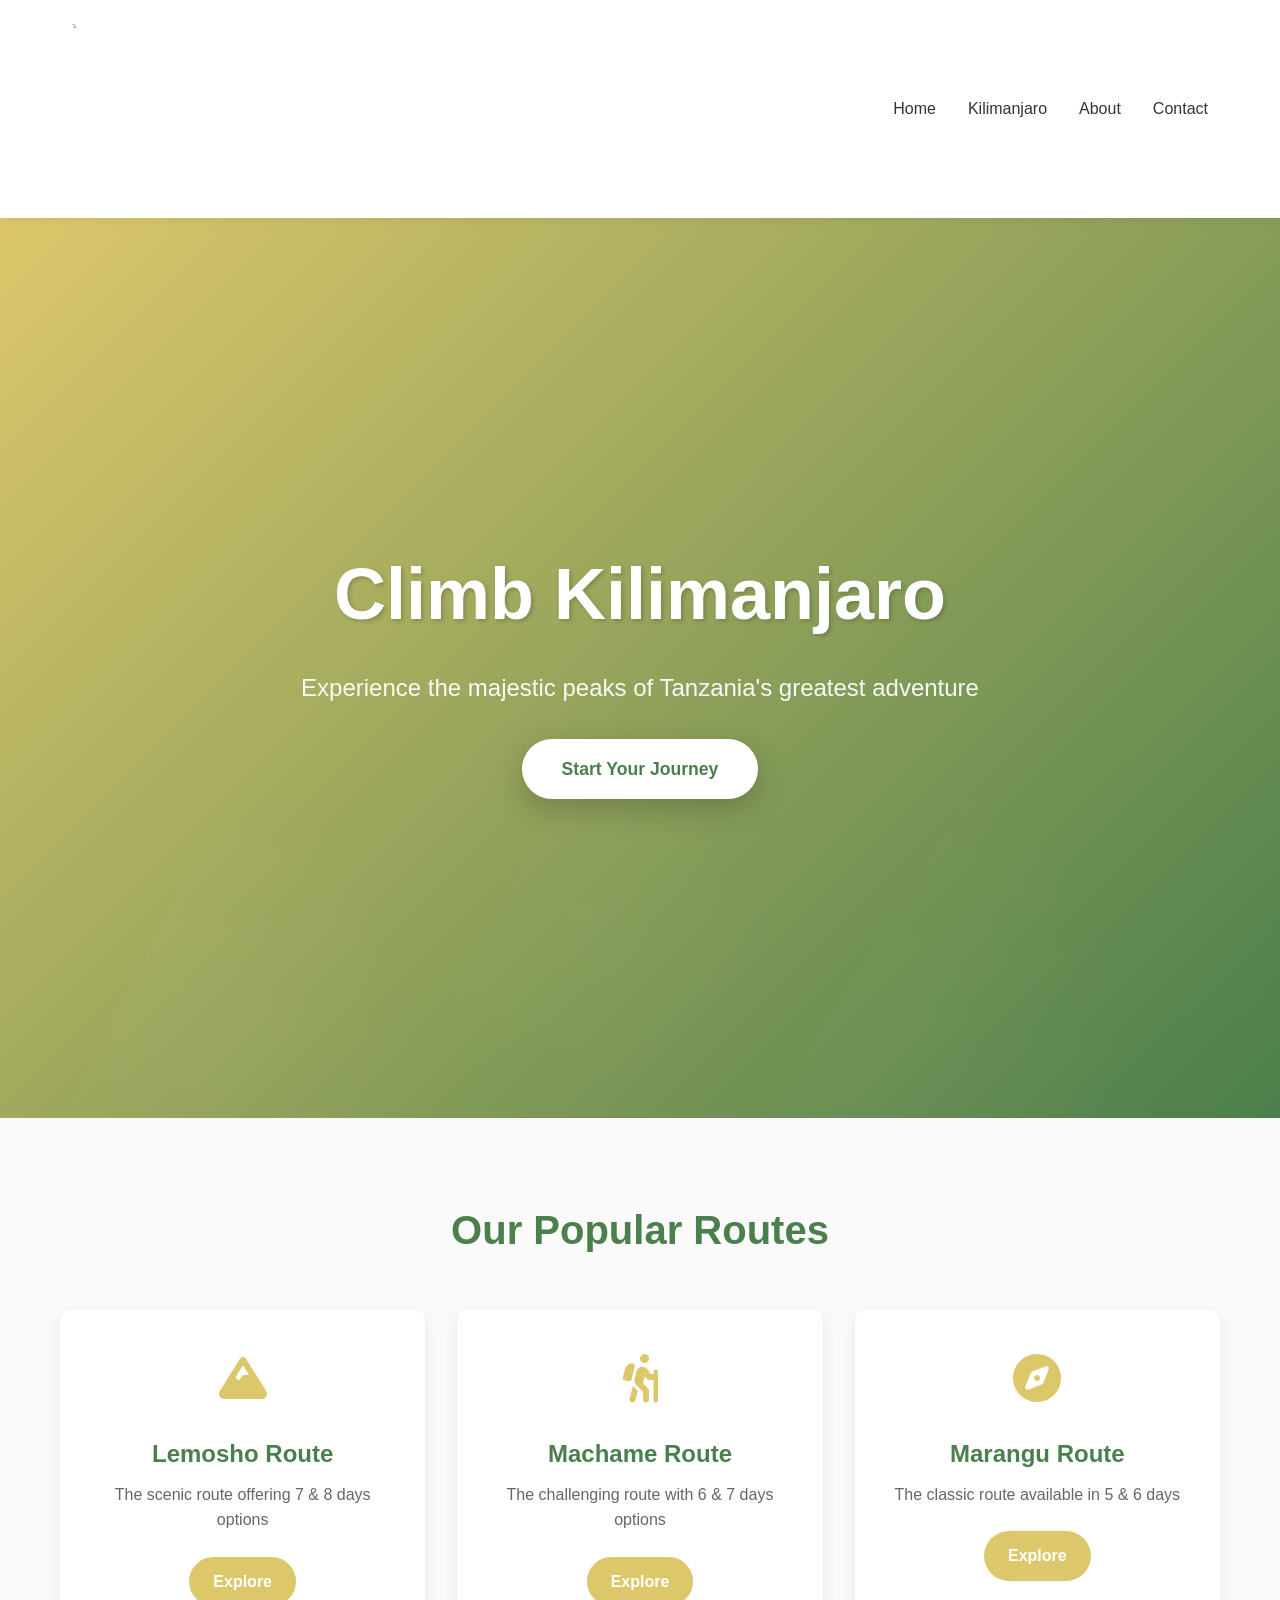
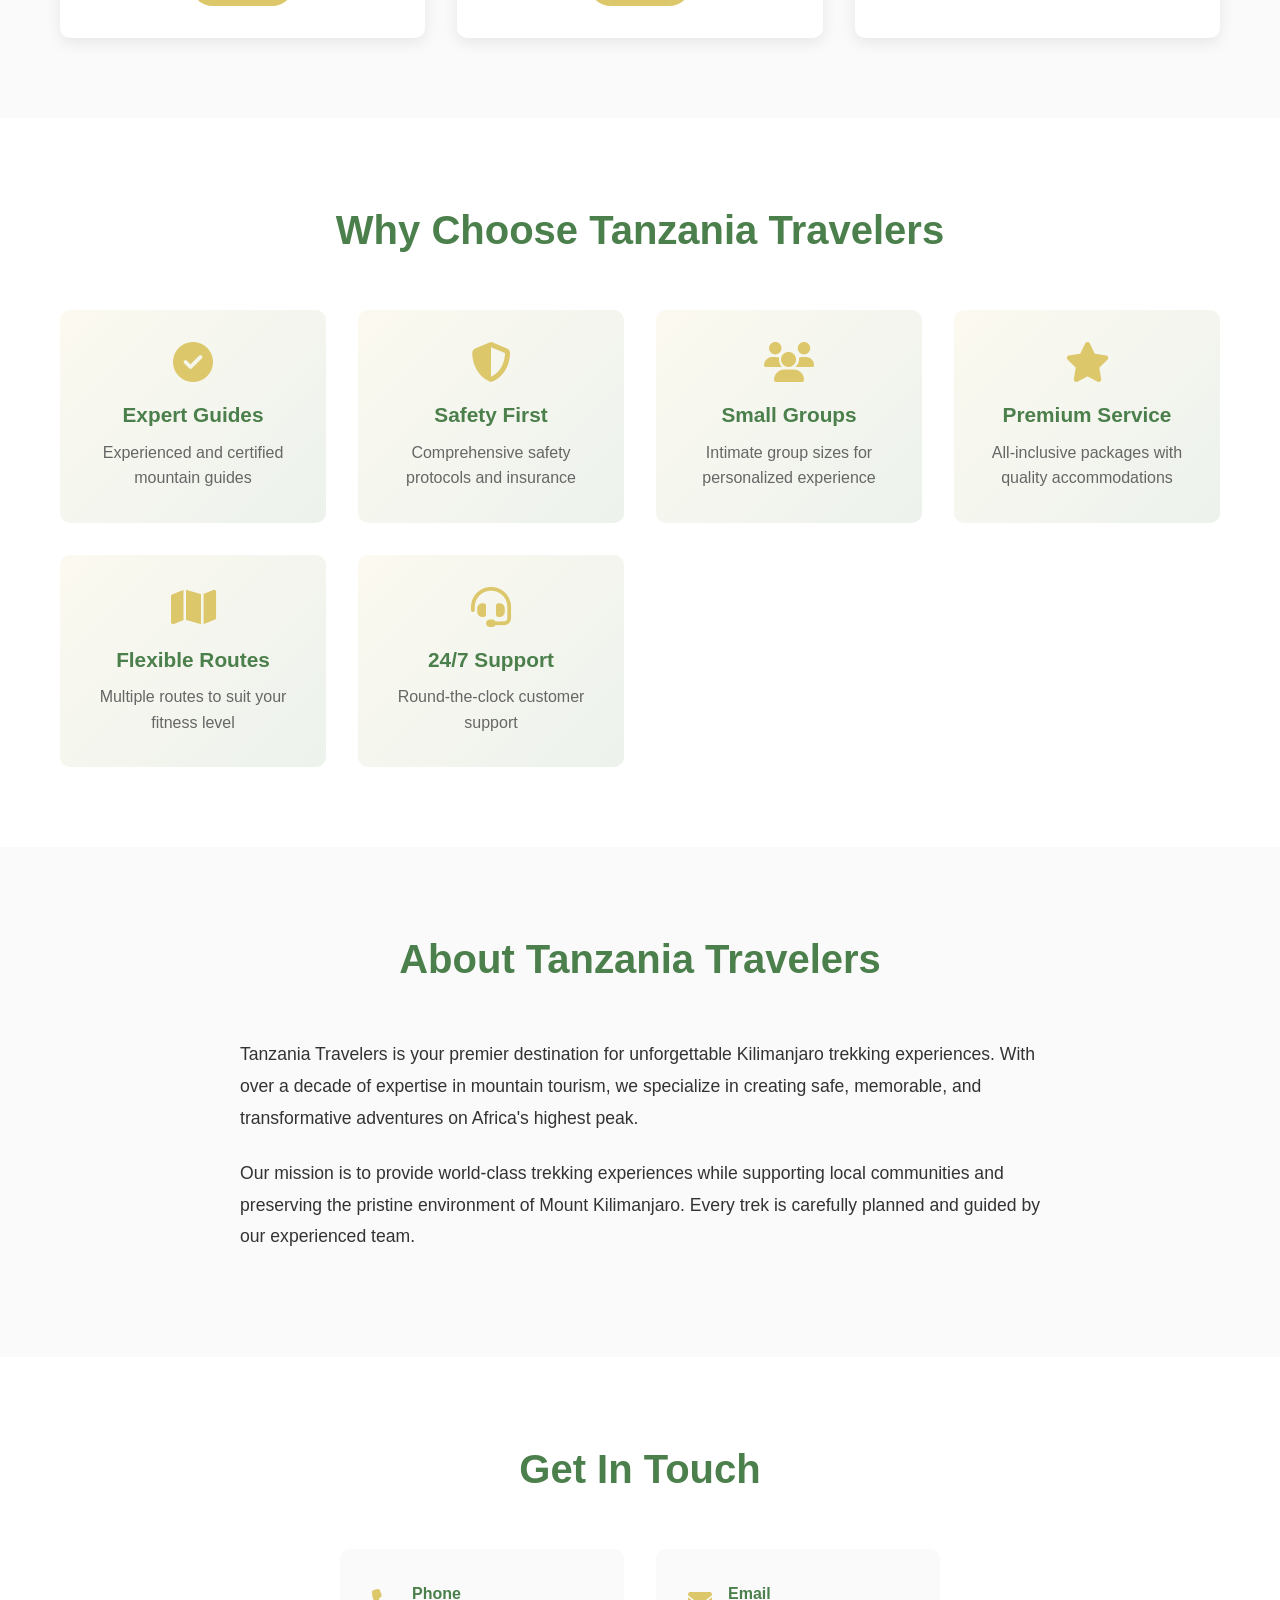
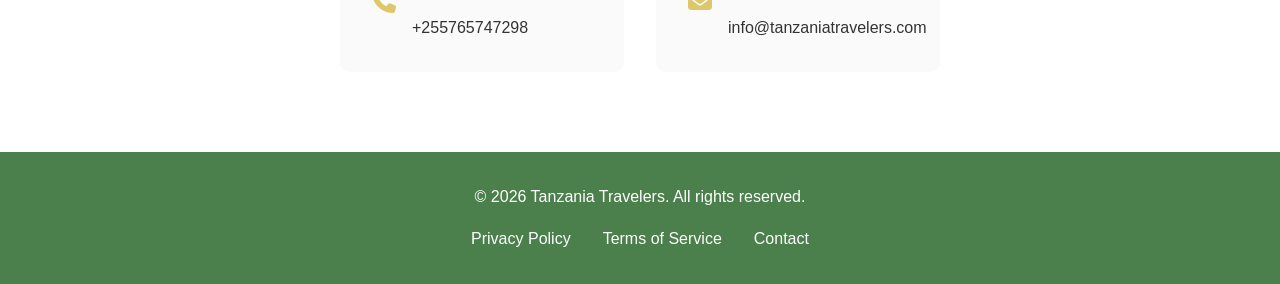
<file: index.html>
<!DOCTYPE html>
<html lang="en">
<head>
    <meta charset="UTF-8">
    <meta name="viewport" content="width=device-width, initial-scale=1.0">
    <title>Tanzania Travelers - Kilimanjaro Treks and Safaris</title>
    <link rel="stylesheet" href="styles.css">
    <link rel="icon" href="logo-icon.svg" type="image/svg+xml">
    <link rel="stylesheet" href="https://cdnjs.cloudflare.com/ajax/libs/font-awesome/6.4.0/css/all.min.css">
</head>
<body>
    <!-- Navigation Bar -->
    <nav class="navbar" id="navbar">
        <div class="nav-container">
            <div class="nav-logo" id="navLogo">
                <svg class="logo-colored" viewBox="0 0 3676.31 4281.42" xmlns="http://www.w3.org/2000/svg" style="width: 160px; height: auto;">
                    <defs>
                        <style>
                            .logo-path-1, .logo-path-2, .logo-path-3, .logo-path-4 {
                                stroke-width: 0px;
                            }
                            .logo-path-2 {
                                fill: #fff;
                            }
                            .logo-path-3 {
                                fill: #ddc76b;
                            }
                            .logo-path-4 {
                                fill: #4b7f4b;
                            }
                        </style>
                    </defs>
                    <!-- Giraffe Body Parts -->
                    <g>
                        <path class="logo-path-4" d="m9.21,197.96c-3.77.37-6.31-.09-7.64-1.38-1.33-1.28-1.81-2.66-1.45-4.13.28-1.1.94-2.04,2-2.82,1.05-.78,3.01-1.45,5.85-2,1.01-.18,2.32-.41,3.92-.69,1.61-.28,3.14-.55,4.61-.83,3.03-.37,5.53-.69,7.51-.96,1.97-.28,4.01-.5,6.13-.69,2.11-.18,4.77-.37,7.99-.55,2.66-.18,5.88-.41,9.64-.69.28,0,1.24.09,2.89.28,1.65.19,3.44.41,5.37.69,1.93.28,3.35.6,4.27.96,2.11.46,3.81,1.29,5.1,2.48,1.29,1.19,2.11,2.57,2.48,4.13.28,1.1.28,1.95,0,2.55-.28.6-.78,1.08-1.52,1.45-2.11.64-3.83,1.17-5.16,1.58-1.33.41-2.64.39-3.92-.07-.46-.46-.99-.87-1.58-1.24-.6-.37-1.61-.67-3.03-.9-1.42-.23-3.65-.43-6.68-.62-2.57.28-4.82.41-6.75.41s-2.89.23-2.89.69l-8.12.41-6.75.69c-.92.09-2.2.21-3.86.34s-3.26.28-4.82.41c-1.56.14-2.75.3-3.58.48Z" />
                        <path class="logo-path-4" d="m44.88,268.75c-.37-.73-1.17-1.47-2.41-2.2-1.24-.73-1.86-1.28-1.86-1.65s-.21-.94-.62-1.72c-.41-.78-.81-1.35-1.17-1.72-.46-.55-.32-1.9.41-4.06.73-2.16,1.84-4.8,3.31-7.92,1.47-3.12,3.07-6.29,4.82-9.5.73-.73,1.47-1.7,2.2-2.89.73-1.19,1.28-1.97,1.65-2.34,0-.37.14-.71.41-1.03.28-.32.6-.48.96-.48l1.1-2.2c.18-.37.76-1.1,1.72-2.2.96-1.1,2.13-2.32,3.51-3.65,1.38-1.33,2.78-2.59,4.2-3.79,1.42-1.19,2.59-2.07,3.51-2.62,1.93-1.28,3.92-1.88,5.99-1.79,2.07.09,3.83.74,5.3,1.93.28.28.89.83,1.86,1.65.96.83,2.07,1.75,3.31,2.75,1.24,1.01,2.32,1.93,3.24,2.75l5.1,4.54-2.34,6.89c-1.19,3.67-1.52,6.89-.96,9.64s1.42,5.14,2.62,7.16c.46,1.01,1.08,1.79,1.86,2.34.78.55,1.81.92,3.1,1.1.73.09,1.42.37,2.07.83.64.46.96,1.19.96,2.2,0,2.2-.39,3.79-1.17,4.75-.78.96-1.63,1.54-2.55,1.72-3.03.37-5.92.05-8.68-.96-2.75-1.01-5.23-3.63-7.44-7.85-.37-.55-.85-1.58-1.45-3.1-.6-1.51-.94-2.5-1.03-2.96-.37.46-.85,1.03-1.45,1.72-.6.69-1.17,1.31-1.72,1.86-6.52,6.61-12.1,10.9-16.73,12.88-4.64,1.98-8.52,1.95-11.64-.07Zm10.6-12.46c1.38-.78,3.21-2.09,5.51-3.93,3.12-2.66,5.69-4.87,7.71-6.61,2.02-1.74,3.99-3.99,5.92-6.75l3.03-4.96c-.92-2.11-1.75-3.49-2.48-4.13-.74-.64-1.47-.96-2.2-.96-1.19,0-2.62.76-4.27,2.27-1.65,1.52-3.51,3.72-5.58,6.61-2.07,2.89-4.39,6.5-6.96,10.81-1.19,2.02-2.43,4.91-3.72,8.68.64.09,1.65-.25,3.03-1.03Z" />
                        <path class="logo-path-3" d="m90.7,287.04v5.41h-7.35v22.31h-6.75v-22.31h-7.35v-5.41h21.45Z" />
                    </g>
                </svg>
                
                <svg class="logo-black" viewBox="0 0 3676.31 4281.42" xmlns="http://www.w3.org/2000/svg" style="width: 160px; height: auto; display: none;">
                    <defs>
                        <style>
                            .logo-path-black-1, .logo-path-black-2, .logo-path-black-3, .logo-path-black-4 {
                                stroke-width: 0px;
                            }
                            .logo-path-black-2 {
                                fill: #fff;
                            }
                            .logo-path-black-3 {
                                fill: #000;
                            }
                            .logo-path-black-4 {
                                fill: #4b7f4b;
                            }
                        </style>
                    </defs>
                    <!-- Giraffe Body Parts (Black version) -->
                    <g>
                        <path class="logo-path-black-4" d="m9.21,197.96c-3.77.37-6.31-.09-7.64-1.38-1.33-1.28-1.81-2.66-1.45-4.13.28-1.1.94-2.04,2-2.82,1.05-.78,3.01-1.45,5.85-2,1.01-.18,2.32-.41,3.92-.69,1.61-.28,3.14-.55,4.61-.83,3.03-.37,5.53-.69,7.51-.96,1.97-.28,4.01-.5,6.13-.69,2.11-.18,4.77-.37,7.99-.55,2.66-.18,5.88-.41,9.64-.69.28,0,1.24.09,2.89.28,1.65.19,3.44.41,5.37.69,1.93.28,3.35.6,4.27.96,2.11.46,3.81,1.29,5.1,2.48,1.29,1.19,2.11,2.57,2.48,4.13.28,1.1.28,1.95,0,2.55-.28.6-.78,1.08-1.52,1.45-2.11.64-3.83,1.17-5.16,1.58-1.33.41-2.64.39-3.92-.07-.46-.46-.99-.87-1.58-1.24-.6-.37-1.61-.67-3.03-.9-1.42-.23-3.65-.43-6.68-.62-2.57.28-4.82.41-6.75.41s-2.89.23-2.89.69l-8.12.41-6.75.69c-.92.09-2.2.21-3.86.34s-3.26.28-4.82.41c-1.56.14-2.75.3-3.58.48Z" />
                        <path class="logo-path-black-4" d="m44.88,268.75c-.37-.73-1.17-1.47-2.41-2.2-1.24-.73-1.86-1.28-1.86-1.65s-.21-.94-.62-1.72c-.41-.78-.81-1.35-1.17-1.72-.46-.55-.32-1.9.41-4.06.73-2.16,1.84-4.8,3.31-7.92,1.47-3.12,3.07-6.29,4.82-9.5.73-.73,1.47-1.7,2.2-2.89.73-1.19,1.28-1.97,1.65-2.34,0-.37.14-.71.41-1.03.28-.32.6-.48.96-.48l1.1-2.2c.18-.37.76-1.1,1.72-2.2.96-1.1,2.13-2.32,3.51-3.65,1.38-1.33,2.78-2.59,4.2-3.79,1.42-1.19,2.59-2.07,3.51-2.62,1.93-1.28,3.92-1.88,5.99-1.79,2.07.09,3.83.74,5.3,1.93.28.28.89.83,1.86,1.65.96.83,2.07,1.75,3.31,2.75,1.24,1.01,2.32,1.93,3.24,2.75l5.1,4.54-2.34,6.89c-1.19,3.67-1.52,6.89-.96,9.64s1.42,5.14,2.62,7.16c.46,1.01,1.08,1.79,1.86,2.34.78.55,1.81.92,3.1,1.1.73.09,1.42.37,2.07.83.64.46.96,1.19.96,2.2,0,2.2-.39,3.79-1.17,4.75-.78.96-1.63,1.54-2.55,1.72-3.03.37-5.92.05-8.68-.96-2.75-1.01-5.23-3.63-7.44-7.85-.37-.55-.85-1.58-1.45-3.1-.6-1.51-.94-2.5-1.03-2.96-.37.46-.85,1.03-1.45,1.72-.6.69-1.17,1.31-1.72,1.86-6.52,6.61-12.1,10.9-16.73,12.88-4.64,1.98-8.52,1.95-11.64-.07Zm10.6-12.46c1.38-.78,3.21-2.09,5.51-3.93,3.12-2.66,5.69-4.87,7.71-6.61,2.02-1.74,3.99-3.99,5.92-6.75l3.03-4.96c-.92-2.11-1.75-3.49-2.48-4.13-.74-.64-1.47-.96-2.2-.96-1.19,0-2.62.76-4.27,2.27-1.65,1.52-3.51,3.72-5.58,6.61-2.07,2.89-4.39,6.5-6.96,10.81-1.19,2.02-2.43,4.91-3.72,8.68.64.09,1.65-.25,3.03-1.03Z" />
                        <path class="logo-path-black-3" d="m90.7,287.04v5.41h-7.35v22.31h-6.75v-22.31h-7.35v-5.41h21.45Z" />
                    </g>
                </svg>
            </div>
            <ul class="nav-menu">
                <li class="nav-item">
                    <a href="#home" class="nav-link">Home</a>
                </li>
                <li class="nav-item">
                    <a href="kilimanjaro.html" class="nav-link">Kilimanjaro</a>
                </li>
                <li class="nav-item">
                    <a href="#about" class="nav-link">About</a>
                </li>
                <li class="nav-item">
                    <a href="#contact" class="nav-link">Contact</a>
                </li>
            </ul>
            <div class="hamburger">
                <span></span>
                <span></span>
                <span></span>
            </div>
        </div>
    </nav>

    <!-- Hero Section -->
    <section class="hero" id="home">
        <div class="hero-content">
            <h1 class="hero-title">Climb Kilimanjaro</h1>
            <p class="hero-subtitle">Experience the majestic peaks of Tanzania's greatest adventure</p>
            <a href="kilimanjaro.html" class="cta-button">Start Your Journey</a>
        </div>
        <div class="hero-background">
            <div class="mountain mountain-1"></div>
            <div class="mountain mountain-2"></div>
            <div class="mountain mountain-3"></div>
        </div>
    </section>

    <!-- Featured Routes Section -->
    <section class="featured-routes">
        <div class="container">
            <h2>Our Popular Routes</h2>
            <div class="routes-grid">
                <div class="route-card">
                    <div class="route-icon">
                        <i class="fas fa-mountain"></i>
                    </div>
                    <h3>Lemosho Route</h3>
                    <p>The scenic route offering 7 & 8 days options</p>
                    <a href="kilimanjaro.html#lemosho" class="learn-more">Explore</a>
                </div>
                <div class="route-card">
                    <div class="route-icon">
                        <i class="fas fa-hiking"></i>
                    </div>
                    <h3>Machame Route</h3>
                    <p>The challenging route with 6 & 7 days options</p>
                    <a href="kilimanjaro.html#machame" class="learn-more">Explore</a>
                </div>
                <div class="route-card">
                    <div class="route-icon">
                        <i class="fas fa-compass"></i>
                    </div>
                    <h3>Marangu Route</h3>
                    <p>The classic route available in 5 & 6 days</p>
                    <a href="kilimanjaro.html#marangu" class="learn-more">Explore</a>
                </div>
            </div>
        </div>
    </section>

    <!-- Why Choose Us Section -->
    <section class="why-us">
        <div class="container">
            <h2>Why Choose Tanzania Travelers</h2>
            <div class="features-grid">
                <div class="feature">
                    <i class="fas fa-check-circle"></i>
                    <h4>Expert Guides</h4>
                    <p>Experienced and certified mountain guides</p>
                </div>
                <div class="feature">
                    <i class="fas fa-shield-alt"></i>
                    <h4>Safety First</h4>
                    <p>Comprehensive safety protocols and insurance</p>
                </div>
                <div class="feature">
                    <i class="fas fa-users"></i>
                    <h4>Small Groups</h4>
                    <p>Intimate group sizes for personalized experience</p>
                </div>
                <div class="feature">
                    <i class="fas fa-star"></i>
                    <h4>Premium Service</h4>
                    <p>All-inclusive packages with quality accommodations</p>
                </div>
                <div class="feature">
                    <i class="fas fa-map"></i>
                    <h4>Flexible Routes</h4>
                    <p>Multiple routes to suit your fitness level</p>
                </div>
                <div class="feature">
                    <i class="fas fa-headset"></i>
                    <h4>24/7 Support</h4>
                    <p>Round-the-clock customer support</p>
                </div>
            </div>
        </div>
    </section>

    <!-- About Section -->
    <section class="about" id="about">
        <div class="container">
            <h2>About Tanzania Travelers</h2>
            <div class="about-content">
                <div class="about-text">
                    <p>Tanzania Travelers is your premier destination for unforgettable Kilimanjaro trekking experiences. With over a decade of expertise in mountain tourism, we specialize in creating safe, memorable, and transformative adventures on Africa's highest peak.</p>
                    <p>Our mission is to provide world-class trekking experiences while supporting local communities and preserving the pristine environment of Mount Kilimanjaro. Every trek is carefully planned and guided by our experienced team.</p>
                </div>
            </div>
        </div>
    </section>

    <!-- Contact Section -->
    <section class="contact" id="contact">
        <div class="container">
            <h2>Get In Touch</h2>
            <div class="contact-content">
                <div class="contact-info">
                    <div class="contact-item">
                        <i class="fas fa-phone"></i>
                        <div>
                            <h4>Phone</h4>
                            <p><a href="tel:+255765747298">+255765747298</a></p>
                        </div>
                    </div>
                    <div class="contact-item">
                        <i class="fas fa-envelope"></i>
                        <div>
                            <h4>Email</h4>
                            <p><a href="mailto:info@tanzaniatravelers.com">info@tanzaniatravelers.com</a></p>
                        </div>
                    </div>
                </div>
            </div>
        </div>
    </section>

    <!-- Back to Top Button -->
    <button class="back-to-top" id="backToTop">
        <i class="fas fa-arrow-up"></i>
    </button>

    <!-- Footer -->
    <footer class="footer">
        <div class="container">
            <p>&copy; 2026 Tanzania Travelers. All rights reserved.</p>
            <div class="footer-links">
                <a href="#">Privacy Policy</a>
                <a href="#">Terms of Service</a>
                <a href="#">Contact</a>
            </div>
        </div>
    </footer>

    <script src="script.js"></script>
</body>
</html>
</file>
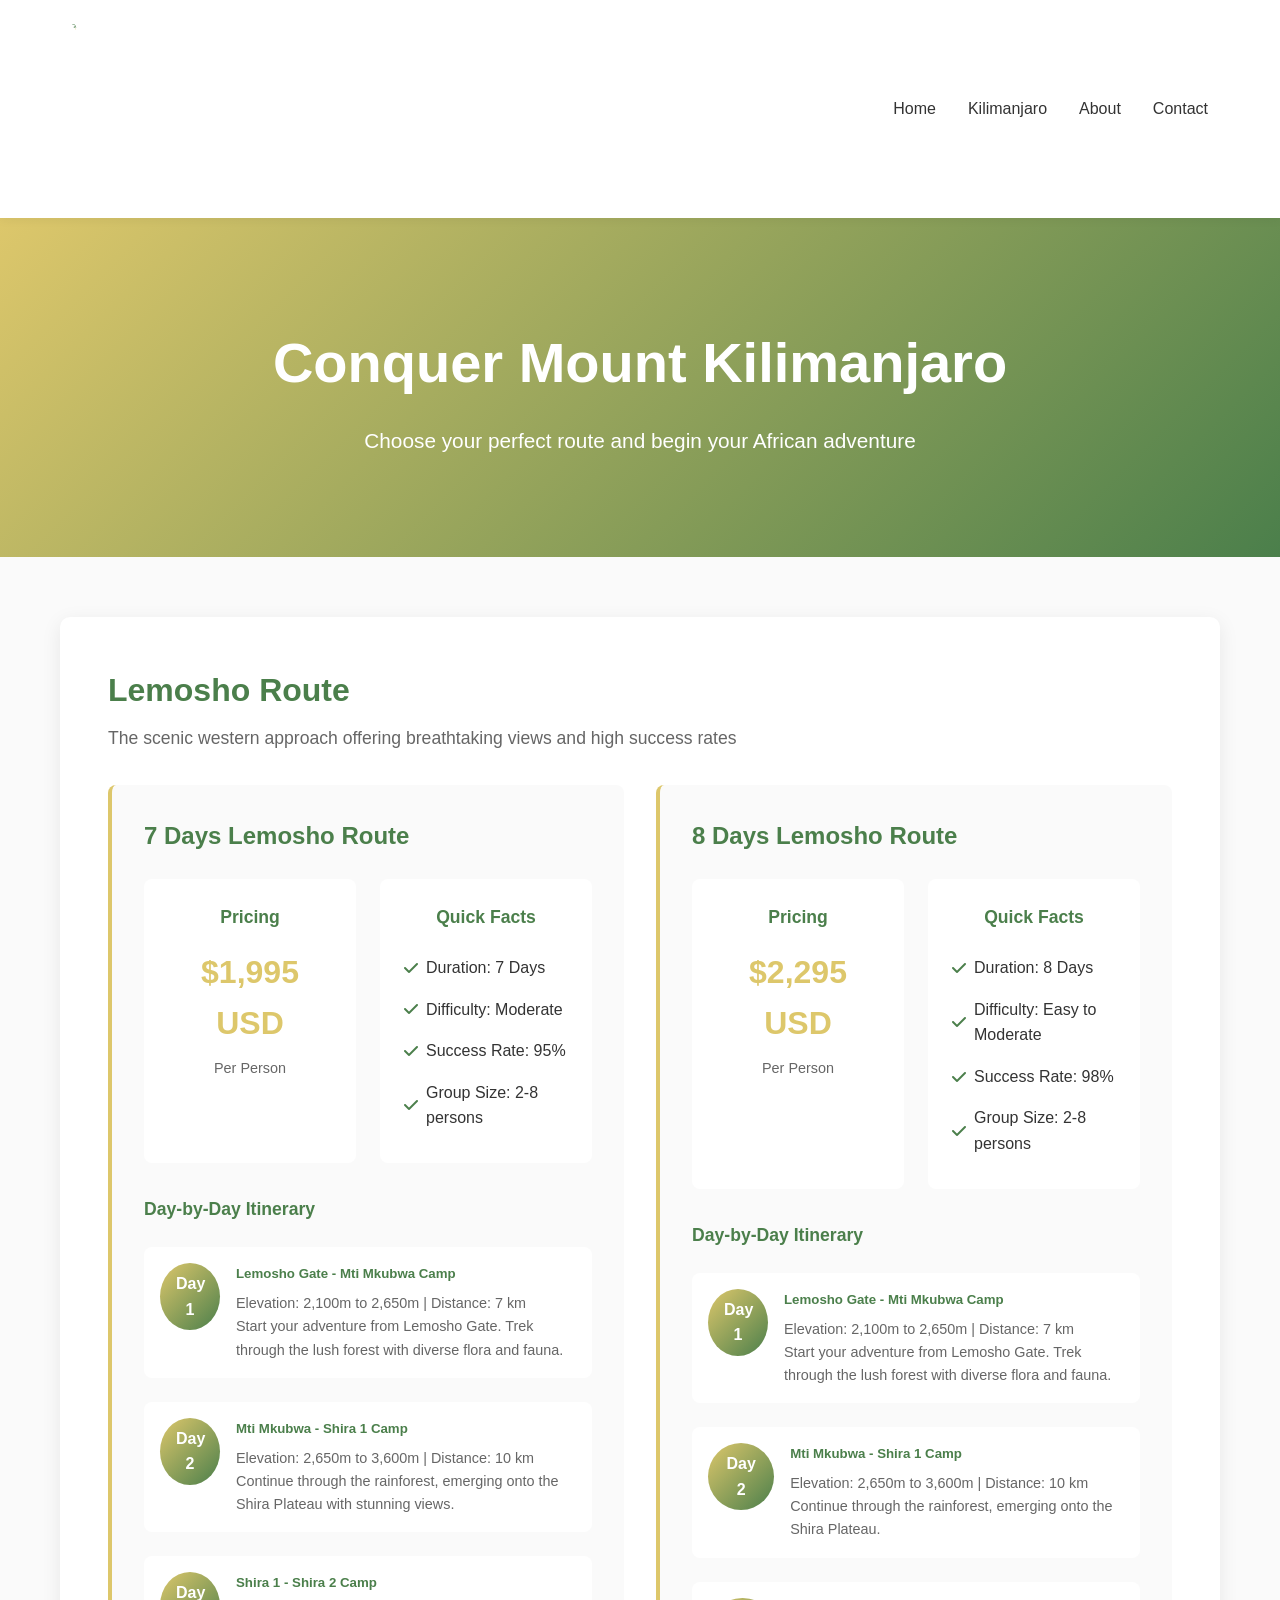
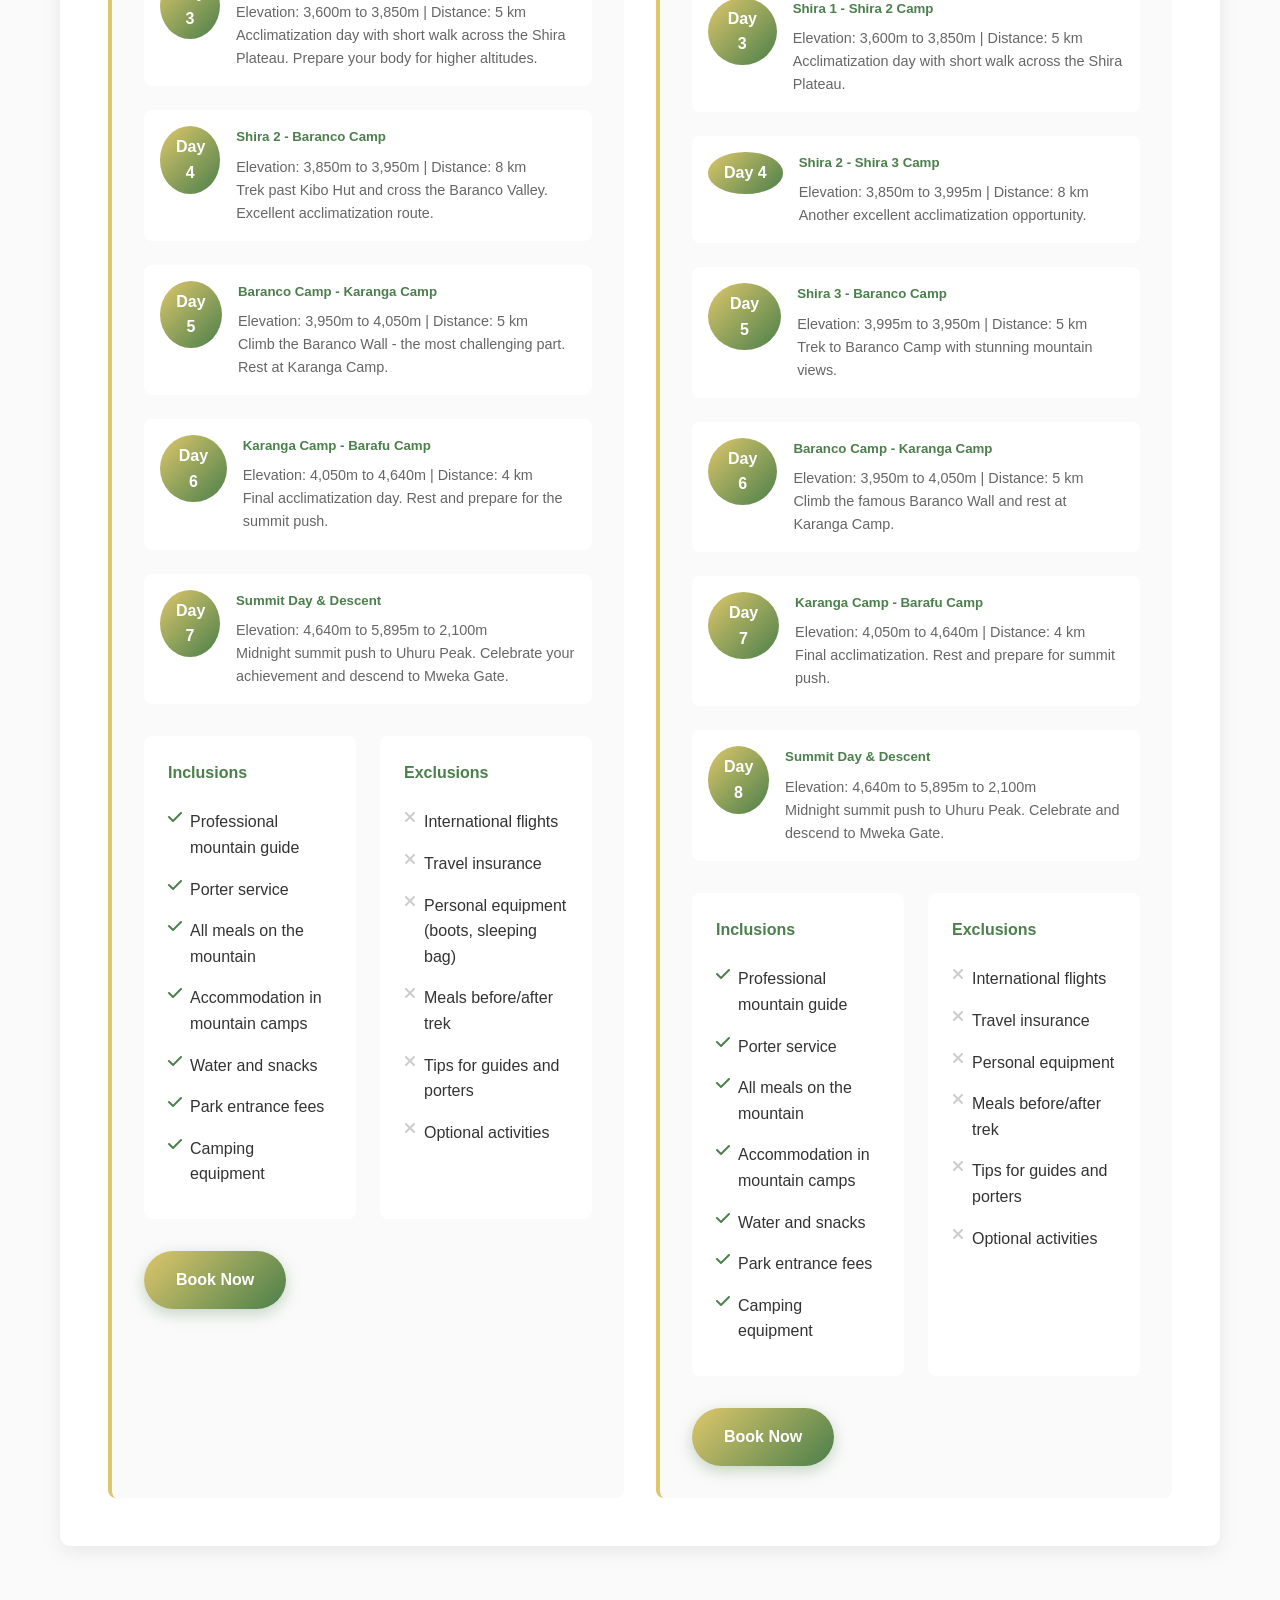
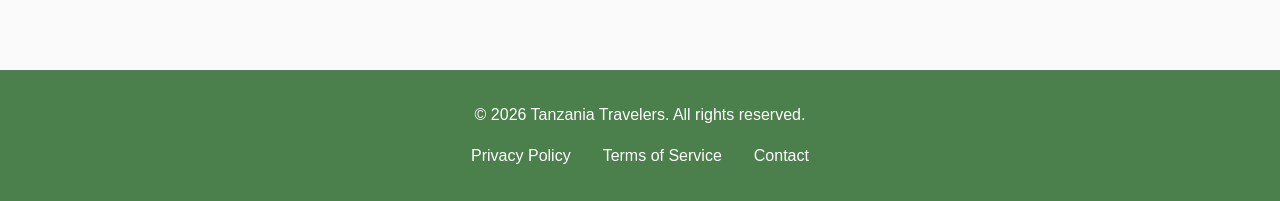
<file: kilimanjaro.html>
<!DOCTYPE html>
<html lang="en">
<head>
    <meta charset="UTF-8">
    <meta name="viewport" content="width=device-width, initial-scale=1.0">
    <title>Kilimanjaro Routes - Tanzania Travelers</title>
    <link rel="stylesheet" href="styles.css">
    <link rel="icon" href="logo-icon.svg" type="image/svg+xml">
    <link rel="stylesheet" href="https://cdnjs.cloudflare.com/ajax/libs/font-awesome/6.4.0/css/all.min.css">
</head>
<body>
    <!-- Navigation Bar -->
    <nav class="navbar" id="navbar">
        <div class="nav-container">
            <div class="nav-logo" id="navLogo">
                <svg class="logo-colored" viewBox="0 0 3676.31 4281.42" xmlns="http://www.w3.org/2000/svg" style="width: 160px; height: auto;">
                    <defs>
                        <style>
                            .logo-path-1, .logo-path-2, .logo-path-3, .logo-path-4 {
                                stroke-width: 0px;
                            }
                            .logo-path-2 {
                                fill: #fff;
                            }
                            .logo-path-3 {
                                fill: #ddc76b;
                            }
                            .logo-path-4 {
                                fill: #4b7f4b;
                            }
                        </style>
                    </defs>
                    <!-- Giraffe Body Parts -->
                    <g>
                        <path class="logo-path-4" d="m9.21,197.96c-3.77.37-6.31-.09-7.64-1.38-1.33-1.28-1.81-2.66-1.45-4.13.28-1.1.94-2.04,2-2.82,1.05-.78,3.01-1.45,5.85-2,1.01-.18,2.32-.41,3.92-.69,1.61-.28,3.14-.55,4.61-.83,3.03-.37,5.53-.69,7.51-.96,1.97-.28,4.01-.5,6.13-.69,2.11-.18,4.77-.37,7.99-.55,2.66-.18,5.88-.41,9.64-.69.28,0,1.24.09,2.89.28,1.65.19,3.44.41,5.37.69,1.93.28,3.35.6,4.27.96,2.11.46,3.81,1.29,5.1,2.48,1.29,1.19,2.11,2.57,2.48,4.13.28,1.1.28,1.95,0,2.55-.28.6-.78,1.08-1.52,1.45-2.11.64-3.83,1.17-5.16,1.58-1.33.41-2.64.39-3.92-.07-.46-.46-.99-.87-1.58-1.24-.6-.37-1.61-.67-3.03-.9-1.42-.23-3.65-.43-6.68-.62-2.57.28-4.82.41-6.75.41s-2.89.23-2.89.69l-8.12.41-6.75.69c-.92.09-2.2.21-3.86.34s-3.26.28-4.82.41c-1.56.14-2.75.3-3.58.48Z" />
                        <path class="logo-path-4" d="m44.88,268.75c-.37-.73-1.17-1.47-2.41-2.2-1.24-.73-1.86-1.28-1.86-1.65s-.21-.94-.62-1.72c-.41-.78-.81-1.35-1.17-1.72-.46-.55-.32-1.9.41-4.06.73-2.16,1.84-4.8,3.31-7.92,1.47-3.12,3.07-6.29,4.82-9.5.73-.73,1.47-1.7,2.2-2.89.73-1.19,1.28-1.97,1.65-2.34,0-.37.14-.71.41-1.03.28-.32.6-.48.96-.48l1.1-2.2c.18-.37.76-1.1,1.72-2.2.96-1.1,2.13-2.32,3.51-3.65,1.38-1.33,2.78-2.59,4.2-3.79,1.42-1.19,2.59-2.07,3.51-2.62,1.93-1.28,3.92-1.88,5.99-1.79,2.07.09,3.83.74,5.3,1.93.28.28.89.83,1.86,1.65.96.83,2.07,1.75,3.31,2.75,1.24,1.01,2.32,1.93,3.24,2.75l5.1,4.54-2.34,6.89c-1.19,3.67-1.52,6.89-.96,9.64s1.42,5.14,2.62,7.16c.46,1.01,1.08,1.79,1.86,2.34.78.55,1.81.92,3.1,1.1.73.09,1.42.37,2.07.83.64.46.96,1.19.96,2.2,0,2.2-.39,3.79-1.17,4.75-.78.96-1.63,1.54-2.55,1.72-3.03.37-5.92.05-8.68-.96-2.75-1.01-5.23-3.63-7.44-7.85-.37-.55-.85-1.58-1.45-3.1-.6-1.51-.94-2.5-1.03-2.96-.37.46-.85,1.03-1.45,1.72-.6.69-1.17,1.31-1.72,1.86-6.52,6.61-12.1,10.9-16.73,12.88-4.64,1.98-8.52,1.95-11.64-.07Zm10.6-12.46c1.38-.78,3.21-2.09,5.51-3.93,3.12-2.66,5.69-4.87,7.71-6.61,2.02-1.74,3.99-3.99,5.92-6.75l3.03-4.96c-.92-2.11-1.75-3.49-2.48-4.13-.74-.64-1.47-.96-2.2-.96-1.19,0-2.62.76-4.27,2.27-1.65,1.52-3.51,3.72-5.58,6.61-2.07,2.89-4.39,6.5-6.96,10.81-1.19,2.02-2.43,4.91-3.72,8.68.64.09,1.65-.25,3.03-1.03Z" />
                        <path class="logo-path-3" d="m90.7,287.04v5.41h-7.35v22.31h-6.75v-22.31h-7.35v-5.41h21.45Z" />
                    </g>
                </svg>
                
                <svg class="logo-black" viewBox="0 0 3676.31 4281.42" xmlns="http://www.w3.org/2000/svg" style="width: 160px; height: auto; display: none;">
                    <defs>
                        <style>
                            .logo-path-black-1, .logo-path-black-2, .logo-path-black-3, .logo-path-black-4 {
                                stroke-width: 0px;
                            }
                            .logo-path-black-2 {
                                fill: #fff;
                            }
                            .logo-path-black-3 {
                                fill: #000;
                            }
                            .logo-path-black-4 {
                                fill: #4b7f4b;
                            }
                        </style>
                    </defs>
                    <!-- Giraffe Body Parts (Black version) -->
                    <g>
                        <path class="logo-path-black-4" d="m9.21,197.96c-3.77.37-6.31-.09-7.64-1.38-1.33-1.28-1.81-2.66-1.45-4.13.28-1.1.94-2.04,2-2.82,1.05-.78,3.01-1.45,5.85-2,1.01-.18,2.32-.41,3.92-.69,1.61-.28,3.14-.55,4.61-.83,3.03-.37,5.53-.69,7.51-.96,1.97-.28,4.01-.5,6.13-.69,2.11-.18,4.77-.37,7.99-.55,2.66-.18,5.88-.41,9.64-.69.28,0,1.24.09,2.89.28,1.65.19,3.44.41,5.37.69,1.93.28,3.35.6,4.27.96,2.11.46,3.81,1.29,5.1,2.48,1.29,1.19,2.11,2.57,2.48,4.13.28,1.1.28,1.95,0,2.55-.28.6-.78,1.08-1.52,1.45-2.11.64-3.83,1.17-5.16,1.58-1.33.41-2.64.39-3.92-.07-.46-.46-.99-.87-1.58-1.24-.6-.37-1.61-.67-3.03-.9-1.42-.23-3.65-.43-6.68-.62-2.57.28-4.82.41-6.75.41s-2.89.23-2.89.69l-8.12.41-6.75.69c-.92.09-2.2.21-3.86.34s-3.26.28-4.82.41c-1.56.14-2.75.3-3.58.48Z" />
                        <path class="logo-path-black-4" d="m44.88,268.75c-.37-.73-1.17-1.47-2.41-2.2-1.24-.73-1.86-1.28-1.86-1.65s-.21-.94-.62-1.72c-.41-.78-.81-1.35-1.17-1.72-.46-.55-.32-1.9.41-4.06.73-2.16,1.84-4.8,3.31-7.92,1.47-3.12,3.07-6.29,4.82-9.5.73-.73,1.47-1.7,2.2-2.89.73-1.19,1.28-1.97,1.65-2.34,0-.37.14-.71.41-1.03.28-.32.6-.48.96-.48l1.1-2.2c.18-.37.76-1.1,1.72-2.2.96-1.1,2.13-2.32,3.51-3.65,1.38-1.33,2.78-2.59,4.2-3.79,1.42-1.19,2.59-2.07,3.51-2.62,1.93-1.28,3.92-1.88,5.99-1.79,2.07.09,3.83.74,5.3,1.93.28.28.89.83,1.86,1.65.96.83,2.07,1.75,3.31,2.75,1.24,1.01,2.32,1.93,3.24,2.75l5.1,4.54-2.34,6.89c-1.19,3.67-1.52,6.89-.96,9.64s1.42,5.14,2.62,7.16c.46,1.01,1.08,1.79,1.86,2.34.78.55,1.81.92,3.1,1.1.73.09,1.42.37,2.07.83.64.46.96,1.19.96,2.2,0,2.2-.39,3.79-1.17,4.75-.78.96-1.63,1.54-2.55,1.72-3.03.37-5.92.05-8.68-.96-2.75-1.01-5.23-3.63-7.44-7.85-.37-.55-.85-1.58-1.45-3.1-.6-1.51-.94-2.5-1.03-2.96-.37.46-.85,1.03-1.45,1.72-.6.69-1.17,1.31-1.72,1.86-6.52,6.61-12.1,10.9-16.73,12.88-4.64,1.98-8.52,1.95-11.64-.07Zm10.6-12.46c1.38-.78,3.21-2.09,5.51-3.93,3.12-2.66,5.69-4.87,7.71-6.61,2.02-1.74,3.99-3.99,5.92-6.75l3.03-4.96c-.92-2.11-1.75-3.49-2.48-4.13-.74-.64-1.47-.96-2.2-.96-1.19,0-2.62.76-4.27,2.27-1.65,1.52-3.51,3.72-5.58,6.61-2.07,2.89-4.39,6.5-6.96,10.81-1.19,2.02-2.43,4.91-3.72,8.68.64.09,1.65-.25,3.03-1.03Z" />
                        <path class="logo-path-black-3" d="m90.7,287.04v5.41h-7.35v22.31h-6.75v-22.31h-7.35v-5.41h21.45Z" />
                    </g>
                </svg>
            </div>
            <ul class="nav-menu">
                <li class="nav-item">
                    <a href="index.html" class="nav-link">Home</a>
                </li>
                <li class="nav-item">
                    <a href="#kilimanjaro" class="nav-link">Kilimanjaro</a>
                </li>
                <li class="nav-item">
                    <a href="index.html#about" class="nav-link">About</a>
                </li>
                <li class="nav-item">
                    <a href="index.html#contact" class="nav-link">Contact</a>
                </li>
            </ul>
            <div class="hamburger">
                <span></span>
                <span></span>
                <span></span>
            </div>
        </div>
    </nav>

    <!-- Kilimanjaro Hero -->
    <section class="kilimanjaro-hero" id="kilimanjaro">
        <div class="hero-content">
            <h1>Conquer Mount Kilimanjaro</h1>
            <p>Choose your perfect route and begin your African adventure</p>
        </div>
    </section>

    <!-- Routes Section -->
    <section class="routes-section">
        <div class="container">
            <!-- Lemosho Route -->
            <div class="route-detailed" id="lemosho">
                <h2>Lemosho Route</h2>
                <p class="route-description">The scenic western approach offering breathtaking views and high success rates</p>
                
                <div class="route-options">
                    <!-- 7 Days Option -->
                    <div class="route-option">
                        <h3>7 Days Lemosho Route</h3>
                        <div class="option-grid">
                            <div class="pricing-box">
                                <h4>Pricing</h4>
                                <p class="price">$1,995 USD</p>
                                <p class="price-per">Per Person</p>
                            </div>
                            <div class="quick-facts">
                                <h4>Quick Facts</h4>
                                <ul>
                                    <li><i class="fas fa-check"></i> Duration: 7 Days</li>
                                    <li><i class="fas fa-check"></i> Difficulty: Moderate</li>
                                    <li><i class="fas fa-check"></i> Success Rate: 95%</li>
                                    <li><i class="fas fa-check"></i> Group Size: 2-8 persons</li>
                                </ul>
                            </div>
                        </div>

                        <div class="itinerary">
                            <h4>Day-by-Day Itinerary</h4>
                            <div class="day-item">
                                <span class="day-number">Day 1</span>
                                <div class="day-content">
                                    <h5>Lemosho Gate - Mti Mkubwa Camp</h5>
                                    <p>Elevation: 2,100m to 2,650m | Distance: 7 km</p>
                                    <p>Start your adventure from Lemosho Gate. Trek through the lush forest with diverse flora and fauna.</p>
                                </div>
                            </div>
                            <div class="day-item">
                                <span class="day-number">Day 2</span>
                                <div class="day-content">
                                    <h5>Mti Mkubwa - Shira 1 Camp</h5>
                                    <p>Elevation: 2,650m to 3,600m | Distance: 10 km</p>
                                    <p>Continue through the rainforest, emerging onto the Shira Plateau with stunning views.</p>
                                </div>
                            </div>
                            <div class="day-item">
                                <span class="day-number">Day 3</span>
                                <div class="day-content">
                                    <h5>Shira 1 - Shira 2 Camp</h5>
                                    <p>Elevation: 3,600m to 3,850m | Distance: 5 km</p>
                                    <p>Acclimatization day with short walk across the Shira Plateau. Prepare your body for higher altitudes.</p>
                                </div>
                            </div>
                            <div class="day-item">
                                <span class="day-number">Day 4</span>
                                <div class="day-content">
                                    <h5>Shira 2 - Baranco Camp</h5>
                                    <p>Elevation: 3,850m to 3,950m | Distance: 8 km</p>
                                    <p>Trek past Kibo Hut and cross the Baranco Valley. Excellent acclimatization route.</p>
                                </div>
                            </div>
                            <div class="day-item">
                                <span class="day-number">Day 5</span>
                                <div class="day-content">
                                    <h5>Baranco Camp - Karanga Camp</h5>
                                    <p>Elevation: 3,950m to 4,050m | Distance: 5 km</p>
                                    <p>Climb the Baranco Wall - the most challenging part. Rest at Karanga Camp.</p>
                                </div>
                            </div>
                            <div class="day-item">
                                <span class="day-number">Day 6</span>
                                <div class="day-content">
                                    <h5>Karanga Camp - Barafu Camp</h5>
                                    <p>Elevation: 4,050m to 4,640m | Distance: 4 km</p>
                                    <p>Final acclimatization day. Rest and prepare for the summit push.</p>
                                </div>
                            </div>
                            <div class="day-item">
                                <span class="day-number">Day 7</span>
                                <div class="day-content">
                                    <h5>Summit Day & Descent</h5>
                                    <p>Elevation: 4,640m to 5,895m to 2,100m</p>
                                    <p>Midnight summit push to Uhuru Peak. Celebrate your achievement and descend to Mweka Gate.</p>
                                </div>
                            </div>
                        </div>

                        <div class="inclusions-exclusions">
                            <div class="inclusions">
                                <h4>Inclusions</h4>
                                <ul>
                                    <li><i class="fas fa-check"></i> Professional mountain guide</li>
                                    <li><i class="fas fa-check"></i> Porter service</li>
                                    <li><i class="fas fa-check"></i> All meals on the mountain</li>
                                    <li><i class="fas fa-check"></i> Accommodation in mountain camps</li>
                                    <li><i class="fas fa-check"></i> Water and snacks</li>
                                    <li><i class="fas fa-check"></i> Park entrance fees</li>
                                    <li><i class="fas fa-check"></i> Camping equipment</li>
                                </ul>
                            </div>
                            <div class="exclusions">
                                <h4>Exclusions</h4>
                                <ul>
                                    <li><i class="fas fa-times"></i> International flights</li>
                                    <li><i class="fas fa-times"></i> Travel insurance</li>
                                    <li><i class="fas fa-times"></i> Personal equipment (boots, sleeping bag)</li>
                                    <li><i class="fas fa-times"></i> Meals before/after trek</li>
                                    <li><i class="fas fa-times"></i> Tips for guides and porters</li>
                                    <li><i class="fas fa-times"></i> Optional activities</li>
                                </ul>
                            </div>
                        </div>

                        <a href="index.html#contact" class="book-now">Book Now</a>
                    </div>

                    <!-- 8 Days Option -->
                    <div class="route-option">
                        <h3>8 Days Lemosho Route</h3>
                        <div class="option-grid">
                            <div class="pricing-box">
                                <h4>Pricing</h4>
                                <p class="price">$2,295 USD</p>
                                <p class="price-per">Per Person</p>
                            </div>
                            <div class="quick-facts">
                                <h4>Quick Facts</h4>
                                <ul>
                                    <li><i class="fas fa-check"></i> Duration: 8 Days</li>
                                    <li><i class="fas fa-check"></i> Difficulty: Easy to Moderate</li>
                                    <li><i class="fas fa-check"></i> Success Rate: 98%</li>
                                    <li><i class="fas fa-check"></i> Group Size: 2-8 persons</li>
                                </ul>
                            </div>
                        </div>

                        <div class="itinerary">
                            <h4>Day-by-Day Itinerary</h4>
                            <div class="day-item">
                                <span class="day-number">Day 1</span>
                                <div class="day-content">
                                    <h5>Lemosho Gate - Mti Mkubwa Camp</h5>
                                    <p>Elevation: 2,100m to 2,650m | Distance: 7 km</p>
                                    <p>Start your adventure from Lemosho Gate. Trek through the lush forest with diverse flora and fauna.</p>
                                </div>
                            </div>
                            <div class="day-item">
                                <span class="day-number">Day 2</span>
                                <div class="day-content">
                                    <h5>Mti Mkubwa - Shira 1 Camp</h5>
                                    <p>Elevation: 2,650m to 3,600m | Distance: 10 km</p>
                                    <p>Continue through the rainforest, emerging onto the Shira Plateau.</p>
                                </div>
                            </div>
                            <div class="day-item">
                                <span class="day-number">Day 3</span>
                                <div class="day-content">
                                    <h5>Shira 1 - Shira 2 Camp</h5>
                                    <p>Elevation: 3,600m to 3,850m | Distance: 5 km</p>
                                    <p>Acclimatization day with short walk across the Shira Plateau.</p>
                                </div>
                            </div>
                            <div class="day-item">
                                <span class="day-number">Day 4</span>
                                <div class="day-content">
                                    <h5>Shira 2 - Shira 3 Camp</h5>
                                    <p>Elevation: 3,850m to 3,995m | Distance: 8 km</p>
                                    <p>Another excellent acclimatization opportunity.</p>
                                </div>
                            </div>
                            <div class="day-item">
                                <span class="day-number">Day 5</span>
                                <div class="day-content">
                                    <h5>Shira 3 - Baranco Camp</h5>
                                    <p>Elevation: 3,995m to 3,950m | Distance: 5 km</p>
                                    <p>Trek to Baranco Camp with stunning mountain views.</p>
                                </div>
                            </div>
                            <div class="day-item">
                                <span class="day-number">Day 6</span>
                                <div class="day-content">
                                    <h5>Baranco Camp - Karanga Camp</h5>
                                    <p>Elevation: 3,950m to 4,050m | Distance: 5 km</p>
                                    <p>Climb the famous Baranco Wall and rest at Karanga Camp.</p>
                                </div>
                            </div>
                            <div class="day-item">
                                <span class="day-number">Day 7</span>
                                <div class="day-content">
                                    <h5>Karanga Camp - Barafu Camp</h5>
                                    <p>Elevation: 4,050m to 4,640m | Distance: 4 km</p>
                                    <p>Final acclimatization. Rest and prepare for summit push.</p>
                                </div>
                            </div>
                            <div class="day-item">
                                <span class="day-number">Day 8</span>
                                <div class="day-content">
                                    <h5>Summit Day & Descent</h5>
                                    <p>Elevation: 4,640m to 5,895m to 2,100m</p>
                                    <p>Midnight summit push to Uhuru Peak. Celebrate and descend to Mweka Gate.</p>
                                </div>
                            </div>
                        </div>

                        <div class="inclusions-exclusions">
                            <div class="inclusions">
                                <h4>Inclusions</h4>
                                <ul>
                                    <li><i class="fas fa-check"></i> Professional mountain guide</li>
                                    <li><i class="fas fa-check"></i> Porter service</li>
                                    <li><i class="fas fa-check"></i> All meals on the mountain</li>
                                    <li><i class="fas fa-check"></i> Accommodation in mountain camps</li>
                                    <li><i class="fas fa-check"></i> Water and snacks</li>
                                    <li><i class="fas fa-check"></i> Park entrance fees</li>
                                    <li><i class="fas fa-check"></i> Camping equipment</li>
                                </ul>
                            </div>
                            <div class="exclusions">
                                <h4>Exclusions</h4>
                                <ul>
                                    <li><i class="fas fa-times"></i> International flights</li>
                                    <li><i class="fas fa-times"></i> Travel insurance</li>
                                    <li><i class="fas fa-times"></i> Personal equipment</li>
                                    <li><i class="fas fa-times"></i> Meals before/after trek</li>
                                    <li><i class="fas fa-times"></i> Tips for guides and porters</li>
                                    <li><i class="fas fa-times"></i> Optional activities</li>
                                </ul>
                            </div>
                        </div>

                        <a href="index.html#contact" class="book-now">Book Now</a>
                    </div>
                </div>
            </div>
        </div>
    </section>

    <!-- Back to Top Button -->
    <button class="back-to-top" id="backToTop">
        <i class="fas fa-arrow-up"></i>
    </button>

    <!-- Footer -->
    <footer class="footer">
        <div class="container">
            <p>&copy; 2026 Tanzania Travelers. All rights reserved.</p>
            <div class="footer-links">
                <a href="#">Privacy Policy</a>
                <a href="#">Terms of Service</a>
                <a href="#">Contact</a>
            </div>
        </div>
    </footer>

    <script src="script.js"></script>
</body>
</html>
</file>
<file: styles.css>
:root {
    --primary-color: #DDC76B;
    --secondary-color: #4B7F4B;
    --text-dark: #333333;
    --text-light: #666666;
    --bg-light: #FAFAFA;
    --bg-white: #FFFFFF;
    --border-color: #EEEEEE;
    --transition: all 0.3s ease;
}

* {
    margin: 0;
    padding: 0;
    box-sizing: border-box;
}

html {
    scroll-behavior: smooth;
}

body {
    font-family: 'Segoe UI', Tahoma, Geneva, Verdana, sans-serif;
    color: var(--text-dark);
    line-height: 1.6;
    overflow-x: hidden;
}

/* Container */
.container {
    max-width: 1200px;
    margin: 0 auto;
    padding: 0 20px;
}

/* ==================== NAVIGATION ==================== */
.navbar {
    background-color: var(--bg-white);
    box-shadow: 0 2px 10px rgba(0, 0, 0, 0.05);
    position: sticky;
    top: 0;
    z-index: 100;
    transition: var(--transition);
}

.navbar.scrolled {
    box-shadow: 0 5px 20px rgba(0, 0, 0, 0.1);
    background-color: #f8f8f8;
}

.nav-container {
    display: flex;
    justify-content: space-between;
    align-items: center;
    padding: 1rem 2rem;
    max-width: 1200px;
    margin: 0 auto;
}

.nav-logo {
    display: flex;
    align-items: center;
    gap: 10px;
    font-size: 1.5rem;
    font-weight: bold;
    color: var(--secondary-color);
    text-decoration: none;
}

.nav-logo img {
    height: 45px;
    width: auto;
}

.nav-logo .logo-black {
    display: none;
}

.navbar.scrolled .nav-logo .logo-colored {
    display: none;
}

.navbar.scrolled .nav-logo .logo-black {
    display: block;
}

.brand-name {
    font-size: 1.2rem;
    font-weight: 700;
    letter-spacing: 0.5px;
}

.nav-menu {
    display: flex;
    list-style: none;
    gap: 2rem;
}

.nav-link {
    color: var(--text-dark);
    text-decoration: none;
    font-weight: 500;
    transition: var(--transition);
    position: relative;
}

.nav-link::after {
    content: '';
    position: absolute;
    bottom: -5px;
    left: 0;
    width: 0;
    height: 2px;
    background-color: var(--primary-color);
    transition: width 0.3s ease;
}

.nav-link:hover::after {
    width: 100%;
}

.hamburger {
    display: none;
    flex-direction: column;
    cursor: pointer;
    gap: 5px;
}

.hamburger span {
    width: 25px;
    height: 3px;
    background-color: var(--secondary-color);
    border-radius: 2px;
    transition: var(--transition);
}

/* ==================== HERO SECTION ==================== */
.hero {
    position: relative;
    height: 100vh;
    display: flex;
    align-items: center;
    justify-content: center;
    background: linear-gradient(135deg, var(--primary-color) 0%, var(--secondary-color) 100%);
    overflow: hidden;
    color: var(--bg-white);
}

.hero-background {
    position: absolute;
    width: 100%;
    height: 100%;
    opacity: 0.1;
}

.mountain {
    position: absolute;
    bottom: 0;
}

.mountain-1 {
    width: 400px;
    height: 400px;
    background: radial-gradient(circle at 30% 70%, rgba(255, 255, 255, 0.3) 0%, transparent 70%);
    clip-path: polygon(0% 100%, 50% 0%, 100% 100%);
    left: 5%;
}

.mountain-2 {
    width: 500px;
    height: 500px;
    background: radial-gradient(circle at 40% 60%, rgba(255, 255, 255, 0.2) 0%, transparent 60%);
    clip-path: polygon(0% 100%, 50% 10%, 100% 100%);
    left: 30%;
}

.mountain-3 {
    width: 450px;
    height: 450px;
    background: radial-gradient(circle at 20% 80%, rgba(255, 255, 255, 0.25) 0%, transparent 65%);
    clip-path: polygon(0% 100%, 50% 20%, 100% 100%);
    right: 5%;
}

.hero-content {
    text-align: center;
    z-index: 2;
    animation: fadeInUp 1s ease;
}

.hero-title {
    font-size: 4.5rem;
    font-weight: 800;
    margin-bottom: 1rem;
    text-shadow: 2px 2px 4px rgba(0, 0, 0, 0.2);
}

.hero-subtitle {
    font-size: 1.5rem;
    margin-bottom: 2rem;
    opacity: 0.95;
}

.cta-button {
    display: inline-block;
    padding: 1rem 2.5rem;
    background-color: var(--bg-white);
    color: var(--secondary-color);
    text-decoration: none;
    border-radius: 50px;
    font-weight: 700;
    font-size: 1.1rem;
    transition: var(--transition);
    box-shadow: 0 10px 30px rgba(0, 0, 0, 0.2);
}

.cta-button:hover {
    transform: translateY(-3px);
    box-shadow: 0 15px 40px rgba(0, 0, 0, 0.3);
}

@keyframes fadeInUp {
    from {
        opacity: 0;
        transform: translateY(30px);
    }
    to {
        opacity: 1;
        transform: translateY(0);
    }
}

/* ==================== FEATURED ROUTES ==================== */
.featured-routes {
    padding: 80px 20px;
    background-color: var(--bg-light);
}

.featured-routes h2,
.why-us h2,
.about h2,
.contact h2,
.faqs-section h2 {
    font-size: 2.5rem;
    text-align: center;
    margin-bottom: 3rem;
    color: var(--secondary-color);
}

.routes-grid {
    display: grid;
    grid-template-columns: repeat(auto-fit, minmax(300px, 1fr));
    gap: 2rem;
}

.route-card {
    background: var(--bg-white);
    padding: 2rem;
    border-radius: 10px;
    text-align: center;
    box-shadow: 0 5px 15px rgba(0, 0, 0, 0.08);
    transition: var(--transition);
}

.route-card:hover {
    transform: translateY(-5px);
    box-shadow: 0 10px 30px rgba(0, 0, 0, 0.15);
}

.route-icon {
    font-size: 3rem;
    color: var(--primary-color);
    margin-bottom: 1rem;
}

.route-card h3 {
    font-size: 1.5rem;
    margin-bottom: 0.5rem;
    color: var(--secondary-color);
}

.route-card p {
    color: var(--text-light);
    margin-bottom: 1.5rem;
}

.learn-more {
    display: inline-block;
    padding: 0.75rem 1.5rem;
    background-color: var(--primary-color);
    color: var(--bg-white);
    text-decoration: none;
    border-radius: 25px;
    font-weight: 600;
    transition: var(--transition);
}

.learn-more:hover {
    background-color: var(--secondary-color);
    transform: scale(1.05);
}

/* ==================== WHY CHOOSE US ==================== */
.why-us {
    padding: 80px 20px;
    background-color: var(--bg-white);
}

.features-grid {
    display: grid;
    grid-template-columns: repeat(auto-fit, minmax(250px, 1fr));
    gap: 2rem;
}

.feature {
    text-align: center;
    padding: 2rem;
    border-radius: 10px;
    background: linear-gradient(135deg, rgba(221, 199, 107, 0.1) 0%, rgba(75, 127, 75, 0.1) 100%);
    transition: var(--transition);
}

.feature:hover {
    transform: translateY(-5px);
    background: linear-gradient(135deg, rgba(221, 199, 107, 0.15) 0%, rgba(75, 127, 75, 0.15) 100%);
}

.feature i {
    font-size: 2.5rem;
    color: var(--primary-color);
    margin-bottom: 1rem;
}

.feature h4 {
    font-size: 1.3rem;
    margin-bottom: 0.5rem;
    color: var(--secondary-color);
}

.feature p {
    color: var(--text-light);
}

/* ==================== ABOUT SECTION ==================== */
.about {
    padding: 80px 20px;
    background-color: var(--bg-light);
}

.about-content {
    max-width: 800px;
    margin: 0 auto;
}

.about-text p {
    font-size: 1.1rem;
    line-height: 1.8;
    color: var(--text-dark);
    margin-bottom: 1.5rem;
}

/* ==================== CONTACT SECTION ==================== */
.contact {
    padding: 80px 20px;
    background-color: var(--bg-white);
}

.contact-content {
    max-width: 600px;
    margin: 0 auto;
}

.contact-info {
    display: grid;
    grid-template-columns: repeat(auto-fit, minmax(200px, 1fr));
    gap: 2rem;
}

.contact-item {
    display: flex;
    gap: 1rem;
    align-items: flex-start;
    padding: 2rem;
    background-color: var(--bg-light);
    border-radius: 10px;
}

.contact-item i {
    font-size: 1.5rem;
    color: var(--primary-color);
    margin-top: 0.5rem;
}

.contact-item h4 {
    color: var(--secondary-color);
    margin-bottom: 0.5rem;
}

.contact-item a {
    color: var(--text-dark);
    text-decoration: none;
    transition: var(--transition);
}

.contact-item a:hover {
    color: var(--primary-color);
}

/* ==================== KILIMANJARO PAGE ==================== */
.kilimanjaro-hero {
    background: linear-gradient(135deg, var(--primary-color) 0%, var(--secondary-color) 100%);
    color: var(--bg-white);
    padding: 100px 20px;
    text-align: center;
}

.kilimanjaro-hero .hero-content h1 {
    font-size: 3.5rem;
    margin-bottom: 1rem;
}

.kilimanjaro-hero .hero-content p {
    font-size: 1.3rem;
}

.routes-section {
    padding: 60px 20px;
    background-color: var(--bg-light);
}

.route-detailed {
    margin-bottom: 4rem;
    background-color: var(--bg-white);
    padding: 3rem;
    border-radius: 10px;
    box-shadow: 0 5px 20px rgba(0, 0, 0, 0.08);
}

.route-detailed h2 {
    color: var(--secondary-color);
    font-size: 2rem;
    margin-bottom: 0.5rem;
}

.route-description {
    color: var(--text-light);
    font-size: 1.1rem;
    margin-bottom: 2rem;
}

.route-options {
    display: grid;
    grid-template-columns: repeat(auto-fit, minmax(500px, 1fr));
    gap: 2rem;
}

.route-option {
    background-color: var(--bg-light);
    padding: 2rem;
    border-radius: 8px;
    border-left: 4px solid var(--primary-color);
}

.route-option h3 {
    color: var(--secondary-color);
    font-size: 1.5rem;
    margin-bottom: 1.5rem;
}

.option-grid {
    display: grid;
    grid-template-columns: 1fr 1fr;
    gap: 1.5rem;
    margin-bottom: 2rem;
}

.pricing-box,
.quick-facts {
    background-color: var(--bg-white);
    padding: 1.5rem;
    border-radius: 8px;
    text-align: center;
}

.pricing-box h4,
.quick-facts h4 {
    color: var(--secondary-color);
    margin-bottom: 1rem;
    font-size: 1.1rem;
}

.price {
    font-size: 2rem;
    font-weight: 800;
    color: var(--primary-color);
    margin-bottom: 0.5rem;
}

.price-per {
    font-size: 0.9rem;
    color: var(--text-light);
}

.quick-facts ul {
    list-style: none;
    text-align: left;
}

.quick-facts li {
    padding: 0.5rem 0;
    color: var(--text-dark);
    display: flex;
    align-items: center;
    gap: 0.5rem;
}

.quick-facts i {
    color: var(--secondary-color);
}

.itinerary {
    margin-bottom: 2rem;
}

.itinerary h4 {
    color: var(--secondary-color);
    margin-bottom: 1.5rem;
    font-size: 1.1rem;
}

.day-item {
    display: flex;
    gap: 1rem;
    margin-bottom: 1.5rem;
    background-color: var(--bg-white);
    padding: 1rem;
    border-radius: 8px;
}

.day-number {
    background: linear-gradient(135deg, var(--primary-color) 0%, var(--secondary-color) 100%);
    color: var(--bg-white);
    padding: 0.5rem 1rem;
    border-radius: 50%;
    font-weight: bold;
    min-width: 60px;
    text-align: center;
    height: fit-content;
}

.day-content h5 {
    color: var(--secondary-color);
    margin-bottom: 0.5rem;
}

.day-content p {
    color: var(--text-light);
    font-size: 0.9rem;
}

.inclusions-exclusions {
    display: grid;
    grid-template-columns: 1fr 1fr;
    gap: 1.5rem;
    margin-bottom: 2rem;
}

.inclusions,
.exclusions {
    background-color: var(--bg-white);
    padding: 1.5rem;
    border-radius: 8px;
}

.inclusions h4,
.exclusions h4 {
    color: var(--secondary-color);
    margin-bottom: 1rem;
}

.inclusions ul,
.exclusions ul {
    list-style: none;
}

.inclusions li,
.exclusions li {
    padding: 0.5rem 0;
    color: var(--text-dark);
    display: flex;
    gap: 0.5rem;
}

.inclusions i {
    color: var(--secondary-color);
}

.exclusions i {
    color: #ccc;
}

.book-now {
    display: inline-block;
    padding: 1rem 2rem;
    background: linear-gradient(135deg, var(--primary-color) 0%, var(--secondary-color) 100%);
    color: var(--bg-white);
    text-decoration: none;
    border-radius: 50px;
    font-weight: 700;
    transition: var(--transition);
    box-shadow: 0 5px 15px rgba(75, 127, 75, 0.3);
}

.book-now:hover {
    transform: translateY(-3px);
    box-shadow: 0 10px 25px rgba(75, 127, 75, 0.4);
}

/* ==================== FAQ SECTION ==================== */
.faqs-section {
    padding: 80px 20px;
    background-color: var(--bg-white);
}

.faq-grid {
    display: grid;
    grid-template-columns: repeat(auto-fit, minmax(300px, 1fr));
    gap: 2rem;
    max-width: 1200px;
    margin: 0 auto;
}

.faq-item {
    background-color: var(--bg-light);
    padding: 2rem;
    border-radius: 8px;
    border-left: 4px solid var(--primary-color);
    transition: var(--transition);
}

.faq-item:hover {
    box-shadow: 0 5px 15px rgba(0, 0, 0, 0.1);
    transform: translateY(-2px);
}

.faq-item h4 {
    color: var(--secondary-color);
    margin-bottom: 1rem;
    font-size: 1.1rem;
}

.faq-item p {
    color: var(--text-dark);
    line-height: 1.6;
}

/* ==================== BACK TO TOP BUTTON ==================== */
.back-to-top {
    position: fixed;
    bottom: 30px;
    right: 30px;
    width: 50px;
    height: 50px;
    background: linear-gradient(135deg, var(--primary-color) 0%, var(--secondary-color) 100%);
    color: var(--bg-white);
    border: none;
    border-radius: 50%;
    font-size: 1.5rem;
    cursor: pointer;
    display: none;
    align-items: center;
    justify-content: center;
    transition: var(--transition);
    box-shadow: 0 5px 15px rgba(0, 0, 0, 0.2);
    z-index: 99;
}

.back-to-top.show {
    display: flex;
}

.back-to-top:hover {
    transform: translateY(-5px);
    box-shadow: 0 10px 25px rgba(0, 0, 0, 0.3);
}

/* ==================== FOOTER ==================== */
.footer {
    background-color: var(--secondary-color);
    color: var(--bg-white);
    padding: 2rem;
    text-align: center;
}

.footer-links {
    margin-top: 1rem;
    display: flex;
    gap: 2rem;
    justify-content: center;
    flex-wrap: wrap;
}

.footer-links a {
    color: var(--bg-white);
    text-decoration: none;
    transition: var(--transition);
}

.footer-links a:hover {
    color: var(--primary-color);
}

/* ==================== RESPONSIVE DESIGN ==================== */
@media (max-width: 768px) {
    .nav-menu {
        flex-direction: column;
        gap: 1rem;
        display: none;
        position: absolute;
        top: 70px;
        left: 0;
        right: 0;
        background-color: var(--bg-white);
        padding: 1rem;
    }

    .nav-menu.active {
        display: flex;
    }

    .hamburger {
        display: flex;
    }

    .hero-title {
        font-size: 2.5rem;
    }

    .hero-subtitle {
        font-size: 1.1rem;
    }

    .featured-routes h2,
    .why-us h2,
    .about h2,
    .contact h2,
    .faqs-section h2 {
        font-size: 1.8rem;
    }

    .routes-grid {
        grid-template-columns: 1fr;
    }

    .route-options {
        grid-template-columns: 1fr;
    }

    .option-grid {
        grid-template-columns: 1fr;
    }

    .inclusions-exclusions {
        grid-template-columns: 1fr;
    }

    .mountain-1,
    .mountain-2,
    .mountain-3 {
        display: none;
    }

    .kilimanjaro-hero .hero-content h1 {
        font-size: 2rem;
    }

    .back-to-top {
        bottom: 15px;
        right: 15px;
        width: 45px;
        height: 45px;
        font-size: 1.2rem;
    }
}

@media (max-width: 480px) {
    .nav-container {
        padding: 1rem;
    }

    .nav-logo {
        gap: 5px;
    }

    .nav-logo img {
        height: 35px;
    }

    .brand-name {
        font-size: 1rem;
    }

    .hero-title {
        font-size: 1.8rem;
    }

    .hero-subtitle {
        font-size: 0.9rem;
    }

    .cta-button {
        padding: 0.75rem 1.5rem;
        font-size: 0.9rem;
    }

    .featured-routes h2,
    .why-us h2,
    .about h2,
    .contact h2,
    .faqs-section h2 {
        font-size: 1.5rem;
    }

    .route-card {
        padding: 1rem;
    }

    .feature {
        padding: 1rem;
    }

    .feature i {
        font-size: 2rem;
    }

    .contact-item {
        padding: 1rem;
    }

    .route-option {
        padding: 1rem;
    }

    .faq-item {
        padding: 1rem;
    }

    .faq-item h4 {
        font-size: 1rem;
    }

    .footer-links {
        gap: 1rem;
    }
}
</file>
